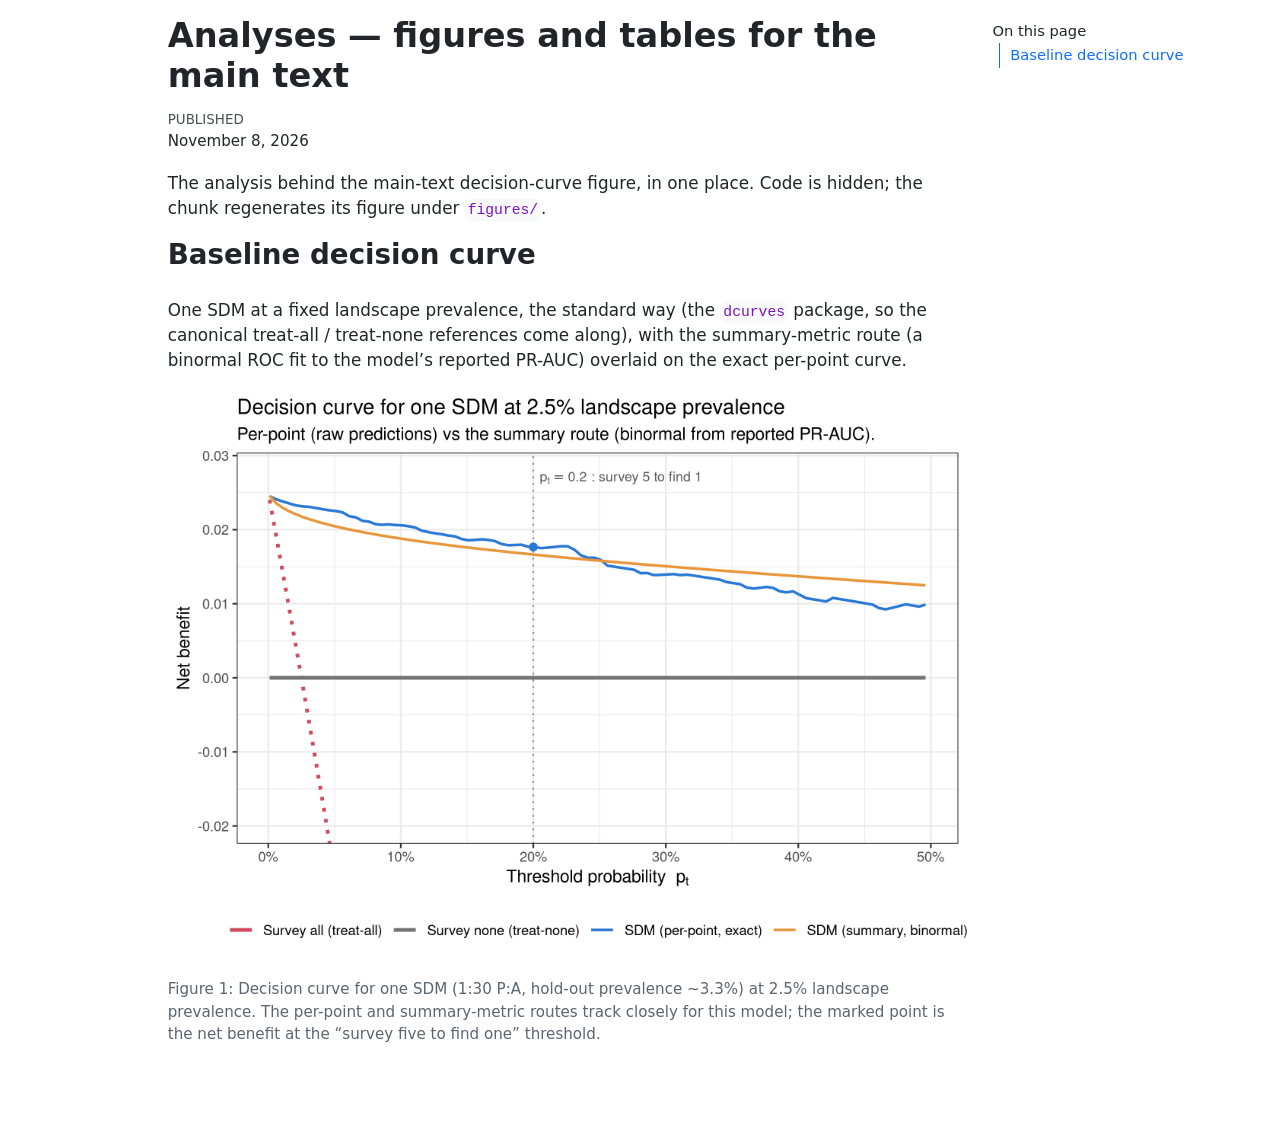
<file: docs/manuscript/analyses.html>
<!DOCTYPE html>
<html xmlns="http://www.w3.org/1999/xhtml" lang="en" xml:lang="en"><head>

<meta charset="utf-8">
<meta name="generator" content="quarto-1.6.36">

<meta name="viewport" content="width=device-width, initial-scale=1.0, user-scalable=yes">

<meta name="dcterms.date" content="2026-11-08">

<title>Analyses — figures and tables for the main text</title>
<style>
code{white-space: pre-wrap;}
span.smallcaps{font-variant: small-caps;}
div.columns{display: flex; gap: min(4vw, 1.5em);}
div.column{flex: auto; overflow-x: auto;}
div.hanging-indent{margin-left: 1.5em; text-indent: -1.5em;}
ul.task-list{list-style: none;}
ul.task-list li input[type="checkbox"] {
  width: 0.8em;
  margin: 0 0.8em 0.2em -1em; /* quarto-specific, see https://github.com/quarto-dev/quarto-cli/issues/4556 */ 
  vertical-align: middle;
}
</style>


<script src="analyses_files/libs/clipboard/clipboard.min.js"></script>
<script src="analyses_files/libs/quarto-html/quarto.js"></script>
<script src="analyses_files/libs/quarto-html/popper.min.js"></script>
<script src="analyses_files/libs/quarto-html/tippy.umd.min.js"></script>
<script src="analyses_files/libs/quarto-html/anchor.min.js"></script>
<link href="analyses_files/libs/quarto-html/tippy.css" rel="stylesheet">
<link href="analyses_files/libs/quarto-html/quarto-syntax-highlighting-01c78b5cd655e4cd89133cf59d535862.css" rel="stylesheet" id="quarto-text-highlighting-styles">
<script src="analyses_files/libs/bootstrap/bootstrap.min.js"></script>
<link href="analyses_files/libs/bootstrap/bootstrap-icons.css" rel="stylesheet">
<link href="analyses_files/libs/bootstrap/bootstrap-7378cd731137d12be44de6bbe0799380.min.css" rel="stylesheet" append-hash="true" id="quarto-bootstrap" data-mode="light">


<link rel="stylesheet" href="../styles.css">
</head>

<body>

<div id="quarto-content" class="page-columns page-rows-contents page-layout-article">
<div id="quarto-margin-sidebar" class="sidebar margin-sidebar">
  <nav id="TOC" role="doc-toc" class="toc-active">
    <h2 id="toc-title">On this page</h2>
   
  <ul class="collapse">
  <li><a href="#baseline-decision-curve" id="toc-baseline-decision-curve" class="nav-link active" data-scroll-target="#baseline-decision-curve">Baseline decision curve</a></li>
  </ul>
</nav>
</div>
<main class="content" id="quarto-document-content">

<header id="title-block-header" class="quarto-title-block default">
<div class="quarto-title">
<h1 class="title">Analyses — figures and tables for the main text</h1>
</div>



<div class="quarto-title-meta">

    
    <div>
    <div class="quarto-title-meta-heading">Published</div>
    <div class="quarto-title-meta-contents">
      <p class="date">November 8, 2026</p>
    </div>
  </div>
  
    
  </div>
  


</header>


<p>The analysis behind the main-text decision-curve figure, in one place. Code is hidden; the chunk regenerates its figure under <code>figures/</code>.</p>
<section id="baseline-decision-curve" class="level2">
<h2 class="anchored" data-anchor-id="baseline-decision-curve">Baseline decision curve</h2>
<p>One SDM at a fixed landscape prevalence, the standard way (the <code>dcurves</code> package, so the canonical treat-all / treat-none references come along), with the summary-metric route (a binormal ROC fit to the model’s reported PR-AUC) overlaid on the exact per-point curve.</p>
<div class="cell" data-layout-align="center">
<div class="cell-output-display">
<div id="fig-baseline-dca" class="quarto-float quarto-figure quarto-figure-center anchored" data-fig-align="center">
<figure class="quarto-float quarto-float-fig figure">
<div aria-describedby="fig-baseline-dca-caption-0ceaefa1-69ba-4598-a22c-09a6ac19f8ca">
<img src="analyses_files/figure-html/fig-baseline-dca-1.png" class="img-fluid quarto-figure quarto-figure-center figure-img" width="1050">
</div>
<figcaption class="quarto-float-caption-bottom quarto-float-caption quarto-float-fig" id="fig-baseline-dca-caption-0ceaefa1-69ba-4598-a22c-09a6ac19f8ca">
Figure&nbsp;1: Decision curve for one SDM (1:30 P:A, hold-out prevalence ~3.3%) at 2.5% landscape prevalence. The per-point and summary-metric routes track closely for this model; the marked point is the net benefit at the “survey five to find one” threshold.
</figcaption>
</figure>
</div>
</div>
</div>
</section>

</main>
<!-- /main column -->
<script id="quarto-html-after-body" type="application/javascript">
window.document.addEventListener("DOMContentLoaded", function (event) {
  const toggleBodyColorMode = (bsSheetEl) => {
    const mode = bsSheetEl.getAttribute("data-mode");
    const bodyEl = window.document.querySelector("body");
    if (mode === "dark") {
      bodyEl.classList.add("quarto-dark");
      bodyEl.classList.remove("quarto-light");
    } else {
      bodyEl.classList.add("quarto-light");
      bodyEl.classList.remove("quarto-dark");
    }
  }
  const toggleBodyColorPrimary = () => {
    const bsSheetEl = window.document.querySelector("link#quarto-bootstrap");
    if (bsSheetEl) {
      toggleBodyColorMode(bsSheetEl);
    }
  }
  toggleBodyColorPrimary();  
  const icon = "";
  const anchorJS = new window.AnchorJS();
  anchorJS.options = {
    placement: 'right',
    icon: icon
  };
  anchorJS.add('.anchored');
  const isCodeAnnotation = (el) => {
    for (const clz of el.classList) {
      if (clz.startsWith('code-annotation-')) {                     
        return true;
      }
    }
    return false;
  }
  const onCopySuccess = function(e) {
    // button target
    const button = e.trigger;
    // don't keep focus
    button.blur();
    // flash "checked"
    button.classList.add('code-copy-button-checked');
    var currentTitle = button.getAttribute("title");
    button.setAttribute("title", "Copied!");
    let tooltip;
    if (window.bootstrap) {
      button.setAttribute("data-bs-toggle", "tooltip");
      button.setAttribute("data-bs-placement", "left");
      button.setAttribute("data-bs-title", "Copied!");
      tooltip = new bootstrap.Tooltip(button, 
        { trigger: "manual", 
          customClass: "code-copy-button-tooltip",
          offset: [0, -8]});
      tooltip.show();    
    }
    setTimeout(function() {
      if (tooltip) {
        tooltip.hide();
        button.removeAttribute("data-bs-title");
        button.removeAttribute("data-bs-toggle");
        button.removeAttribute("data-bs-placement");
      }
      button.setAttribute("title", currentTitle);
      button.classList.remove('code-copy-button-checked');
    }, 1000);
    // clear code selection
    e.clearSelection();
  }
  const getTextToCopy = function(trigger) {
      const codeEl = trigger.previousElementSibling.cloneNode(true);
      for (const childEl of codeEl.children) {
        if (isCodeAnnotation(childEl)) {
          childEl.remove();
        }
      }
      return codeEl.innerText;
  }
  const clipboard = new window.ClipboardJS('.code-copy-button:not([data-in-quarto-modal])', {
    text: getTextToCopy
  });
  clipboard.on('success', onCopySuccess);
  if (window.document.getElementById('quarto-embedded-source-code-modal')) {
    const clipboardModal = new window.ClipboardJS('.code-copy-button[data-in-quarto-modal]', {
      text: getTextToCopy,
      container: window.document.getElementById('quarto-embedded-source-code-modal')
    });
    clipboardModal.on('success', onCopySuccess);
  }
    var localhostRegex = new RegExp(/^(?:http|https):\/\/localhost\:?[0-9]*\//);
    var mailtoRegex = new RegExp(/^mailto:/);
      var filterRegex = new RegExp('/' + window.location.host + '/');
    var isInternal = (href) => {
        return filterRegex.test(href) || localhostRegex.test(href) || mailtoRegex.test(href);
    }
    // Inspect non-navigation links and adorn them if external
 	var links = window.document.querySelectorAll('a[href]:not(.nav-link):not(.navbar-brand):not(.toc-action):not(.sidebar-link):not(.sidebar-item-toggle):not(.pagination-link):not(.no-external):not([aria-hidden]):not(.dropdown-item):not(.quarto-navigation-tool):not(.about-link)');
    for (var i=0; i<links.length; i++) {
      const link = links[i];
      if (!isInternal(link.href)) {
        // undo the damage that might have been done by quarto-nav.js in the case of
        // links that we want to consider external
        if (link.dataset.originalHref !== undefined) {
          link.href = link.dataset.originalHref;
        }
      }
    }
  function tippyHover(el, contentFn, onTriggerFn, onUntriggerFn) {
    const config = {
      allowHTML: true,
      maxWidth: 500,
      delay: 100,
      arrow: false,
      appendTo: function(el) {
          return el.parentElement;
      },
      interactive: true,
      interactiveBorder: 10,
      theme: 'quarto',
      placement: 'bottom-start',
    };
    if (contentFn) {
      config.content = contentFn;
    }
    if (onTriggerFn) {
      config.onTrigger = onTriggerFn;
    }
    if (onUntriggerFn) {
      config.onUntrigger = onUntriggerFn;
    }
    window.tippy(el, config); 
  }
  const noterefs = window.document.querySelectorAll('a[role="doc-noteref"]');
  for (var i=0; i<noterefs.length; i++) {
    const ref = noterefs[i];
    tippyHover(ref, function() {
      // use id or data attribute instead here
      let href = ref.getAttribute('data-footnote-href') || ref.getAttribute('href');
      try { href = new URL(href).hash; } catch {}
      const id = href.replace(/^#\/?/, "");
      const note = window.document.getElementById(id);
      if (note) {
        return note.innerHTML;
      } else {
        return "";
      }
    });
  }
  const xrefs = window.document.querySelectorAll('a.quarto-xref');
  const processXRef = (id, note) => {
    // Strip column container classes
    const stripColumnClz = (el) => {
      el.classList.remove("page-full", "page-columns");
      if (el.children) {
        for (const child of el.children) {
          stripColumnClz(child);
        }
      }
    }
    stripColumnClz(note)
    if (id === null || id.startsWith('sec-')) {
      // Special case sections, only their first couple elements
      const container = document.createElement("div");
      if (note.children && note.children.length > 2) {
        container.appendChild(note.children[0].cloneNode(true));
        for (let i = 1; i < note.children.length; i++) {
          const child = note.children[i];
          if (child.tagName === "P" && child.innerText === "") {
            continue;
          } else {
            container.appendChild(child.cloneNode(true));
            break;
          }
        }
        if (window.Quarto?.typesetMath) {
          window.Quarto.typesetMath(container);
        }
        return container.innerHTML
      } else {
        if (window.Quarto?.typesetMath) {
          window.Quarto.typesetMath(note);
        }
        return note.innerHTML;
      }
    } else {
      // Remove any anchor links if they are present
      const anchorLink = note.querySelector('a.anchorjs-link');
      if (anchorLink) {
        anchorLink.remove();
      }
      if (window.Quarto?.typesetMath) {
        window.Quarto.typesetMath(note);
      }
      if (note.classList.contains("callout")) {
        return note.outerHTML;
      } else {
        return note.innerHTML;
      }
    }
  }
  for (var i=0; i<xrefs.length; i++) {
    const xref = xrefs[i];
    tippyHover(xref, undefined, function(instance) {
      instance.disable();
      let url = xref.getAttribute('href');
      let hash = undefined; 
      if (url.startsWith('#')) {
        hash = url;
      } else {
        try { hash = new URL(url).hash; } catch {}
      }
      if (hash) {
        const id = hash.replace(/^#\/?/, "");
        const note = window.document.getElementById(id);
        if (note !== null) {
          try {
            const html = processXRef(id, note.cloneNode(true));
            instance.setContent(html);
          } finally {
            instance.enable();
            instance.show();
          }
        } else {
          // See if we can fetch this
          fetch(url.split('#')[0])
          .then(res => res.text())
          .then(html => {
            const parser = new DOMParser();
            const htmlDoc = parser.parseFromString(html, "text/html");
            const note = htmlDoc.getElementById(id);
            if (note !== null) {
              const html = processXRef(id, note);
              instance.setContent(html);
            } 
          }).finally(() => {
            instance.enable();
            instance.show();
          });
        }
      } else {
        // See if we can fetch a full url (with no hash to target)
        // This is a special case and we should probably do some content thinning / targeting
        fetch(url)
        .then(res => res.text())
        .then(html => {
          const parser = new DOMParser();
          const htmlDoc = parser.parseFromString(html, "text/html");
          const note = htmlDoc.querySelector('main.content');
          if (note !== null) {
            // This should only happen for chapter cross references
            // (since there is no id in the URL)
            // remove the first header
            if (note.children.length > 0 && note.children[0].tagName === "HEADER") {
              note.children[0].remove();
            }
            const html = processXRef(null, note);
            instance.setContent(html);
          } 
        }).finally(() => {
          instance.enable();
          instance.show();
        });
      }
    }, function(instance) {
    });
  }
      let selectedAnnoteEl;
      const selectorForAnnotation = ( cell, annotation) => {
        let cellAttr = 'data-code-cell="' + cell + '"';
        let lineAttr = 'data-code-annotation="' +  annotation + '"';
        const selector = 'span[' + cellAttr + '][' + lineAttr + ']';
        return selector;
      }
      const selectCodeLines = (annoteEl) => {
        const doc = window.document;
        const targetCell = annoteEl.getAttribute("data-target-cell");
        const targetAnnotation = annoteEl.getAttribute("data-target-annotation");
        const annoteSpan = window.document.querySelector(selectorForAnnotation(targetCell, targetAnnotation));
        const lines = annoteSpan.getAttribute("data-code-lines").split(",");
        const lineIds = lines.map((line) => {
          return targetCell + "-" + line;
        })
        let top = null;
        let height = null;
        let parent = null;
        if (lineIds.length > 0) {
            //compute the position of the single el (top and bottom and make a div)
            const el = window.document.getElementById(lineIds[0]);
            top = el.offsetTop;
            height = el.offsetHeight;
            parent = el.parentElement.parentElement;
          if (lineIds.length > 1) {
            const lastEl = window.document.getElementById(lineIds[lineIds.length - 1]);
            const bottom = lastEl.offsetTop + lastEl.offsetHeight;
            height = bottom - top;
          }
          if (top !== null && height !== null && parent !== null) {
            // cook up a div (if necessary) and position it 
            let div = window.document.getElementById("code-annotation-line-highlight");
            if (div === null) {
              div = window.document.createElement("div");
              div.setAttribute("id", "code-annotation-line-highlight");
              div.style.position = 'absolute';
              parent.appendChild(div);
            }
            div.style.top = top - 2 + "px";
            div.style.height = height + 4 + "px";
            div.style.left = 0;
            let gutterDiv = window.document.getElementById("code-annotation-line-highlight-gutter");
            if (gutterDiv === null) {
              gutterDiv = window.document.createElement("div");
              gutterDiv.setAttribute("id", "code-annotation-line-highlight-gutter");
              gutterDiv.style.position = 'absolute';
              const codeCell = window.document.getElementById(targetCell);
              const gutter = codeCell.querySelector('.code-annotation-gutter');
              gutter.appendChild(gutterDiv);
            }
            gutterDiv.style.top = top - 2 + "px";
            gutterDiv.style.height = height + 4 + "px";
          }
          selectedAnnoteEl = annoteEl;
        }
      };
      const unselectCodeLines = () => {
        const elementsIds = ["code-annotation-line-highlight", "code-annotation-line-highlight-gutter"];
        elementsIds.forEach((elId) => {
          const div = window.document.getElementById(elId);
          if (div) {
            div.remove();
          }
        });
        selectedAnnoteEl = undefined;
      };
        // Handle positioning of the toggle
    window.addEventListener(
      "resize",
      throttle(() => {
        elRect = undefined;
        if (selectedAnnoteEl) {
          selectCodeLines(selectedAnnoteEl);
        }
      }, 10)
    );
    function throttle(fn, ms) {
    let throttle = false;
    let timer;
      return (...args) => {
        if(!throttle) { // first call gets through
            fn.apply(this, args);
            throttle = true;
        } else { // all the others get throttled
            if(timer) clearTimeout(timer); // cancel #2
            timer = setTimeout(() => {
              fn.apply(this, args);
              timer = throttle = false;
            }, ms);
        }
      };
    }
      // Attach click handler to the DT
      const annoteDls = window.document.querySelectorAll('dt[data-target-cell]');
      for (const annoteDlNode of annoteDls) {
        annoteDlNode.addEventListener('click', (event) => {
          const clickedEl = event.target;
          if (clickedEl !== selectedAnnoteEl) {
            unselectCodeLines();
            const activeEl = window.document.querySelector('dt[data-target-cell].code-annotation-active');
            if (activeEl) {
              activeEl.classList.remove('code-annotation-active');
            }
            selectCodeLines(clickedEl);
            clickedEl.classList.add('code-annotation-active');
          } else {
            // Unselect the line
            unselectCodeLines();
            clickedEl.classList.remove('code-annotation-active');
          }
        });
      }
  const findCites = (el) => {
    const parentEl = el.parentElement;
    if (parentEl) {
      const cites = parentEl.dataset.cites;
      if (cites) {
        return {
          el,
          cites: cites.split(' ')
        };
      } else {
        return findCites(el.parentElement)
      }
    } else {
      return undefined;
    }
  };
  var bibliorefs = window.document.querySelectorAll('a[role="doc-biblioref"]');
  for (var i=0; i<bibliorefs.length; i++) {
    const ref = bibliorefs[i];
    const citeInfo = findCites(ref);
    if (citeInfo) {
      tippyHover(citeInfo.el, function() {
        var popup = window.document.createElement('div');
        citeInfo.cites.forEach(function(cite) {
          var citeDiv = window.document.createElement('div');
          citeDiv.classList.add('hanging-indent');
          citeDiv.classList.add('csl-entry');
          var biblioDiv = window.document.getElementById('ref-' + cite);
          if (biblioDiv) {
            citeDiv.innerHTML = biblioDiv.innerHTML;
          }
          popup.appendChild(citeDiv);
        });
        return popup.innerHTML;
      });
    }
  }
});
</script>
</div> <!-- /content -->




</body></html>
</file>
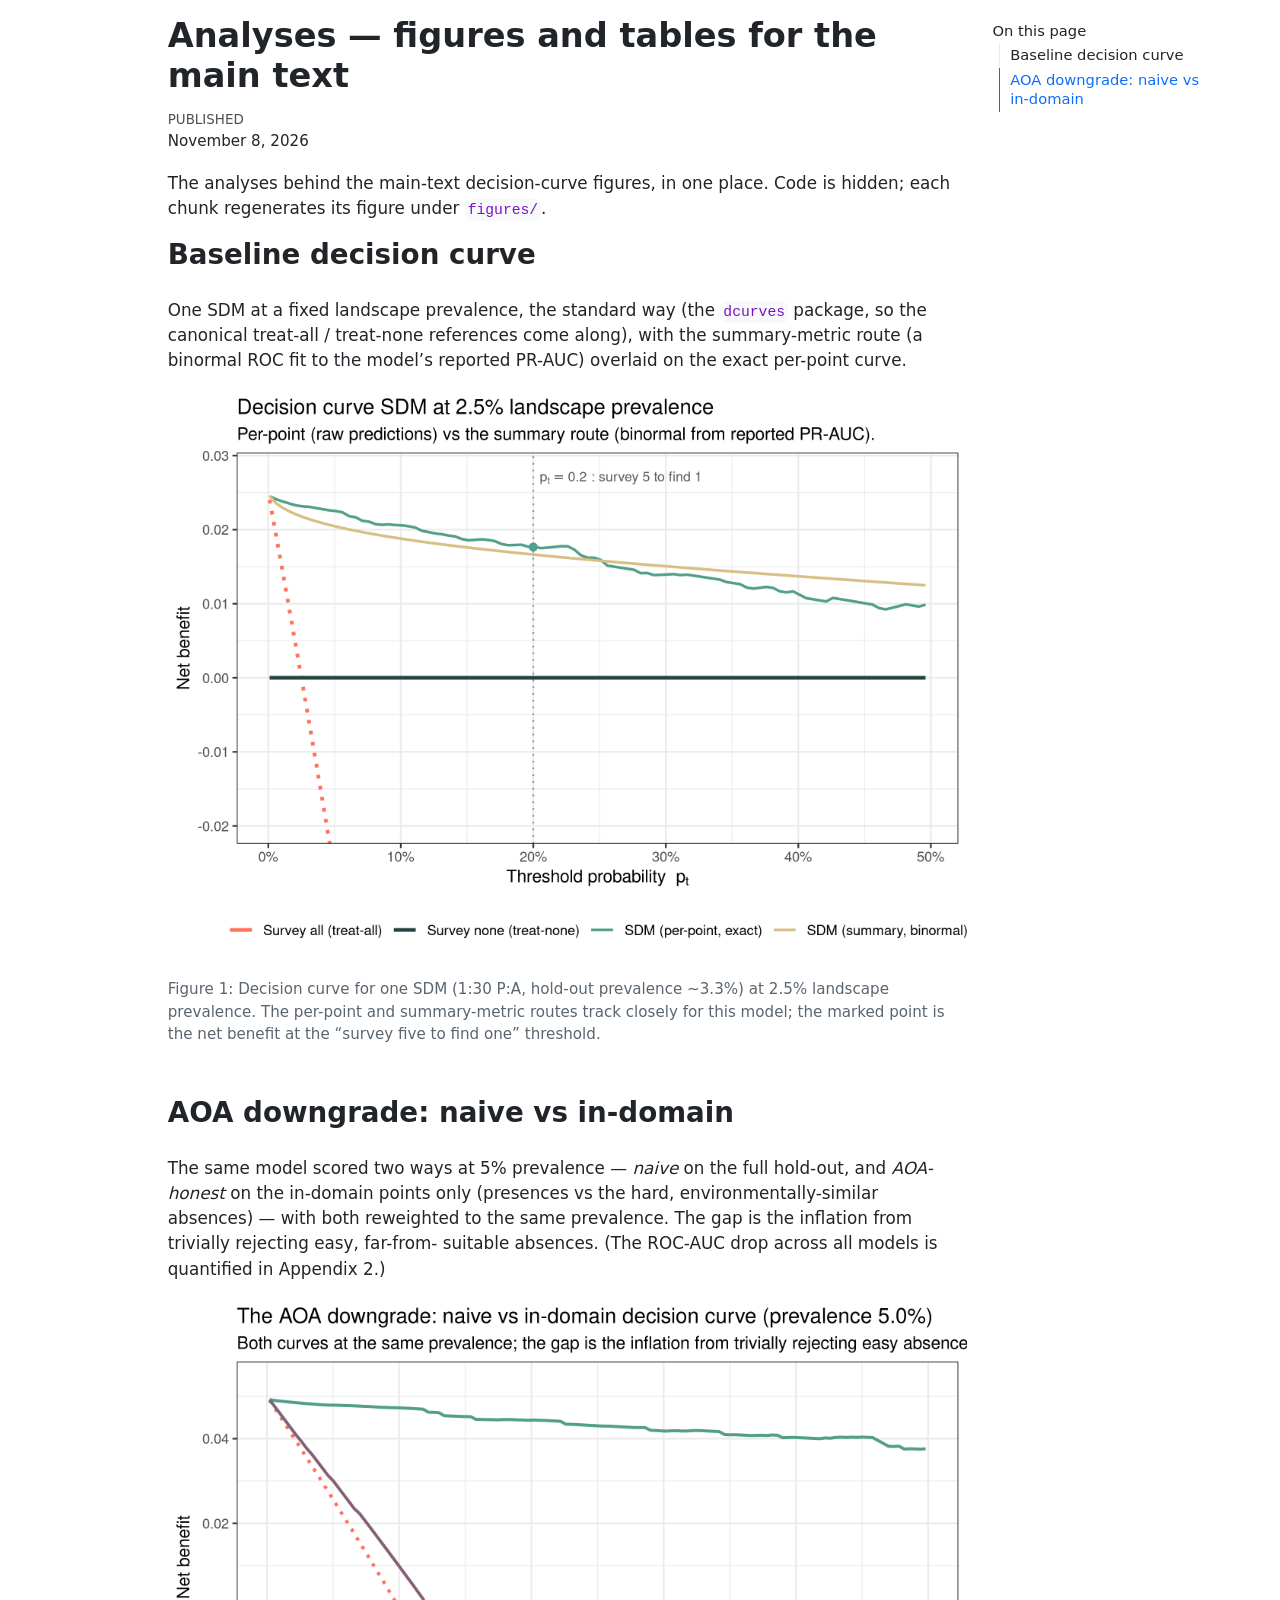
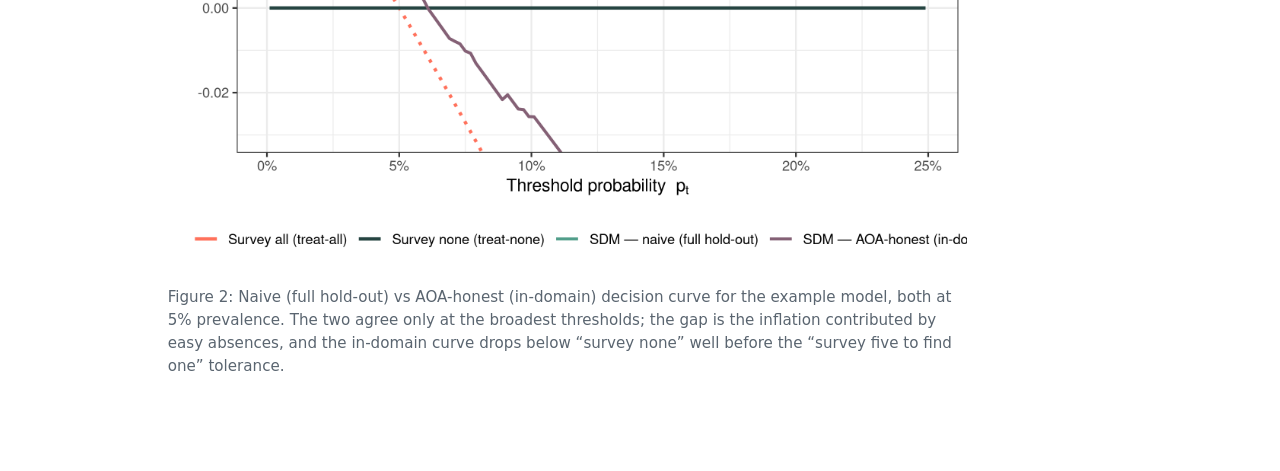
<file: docs/manuscript/Analyses.html>
<!DOCTYPE html>
<html xmlns="http://www.w3.org/1999/xhtml" lang="en" xml:lang="en"><head>

<meta charset="utf-8">
<meta name="generator" content="quarto-1.6.36">

<meta name="viewport" content="width=device-width, initial-scale=1.0, user-scalable=yes">

<meta name="dcterms.date" content="2026-11-08">

<title>Analyses — figures and tables for the main text</title>
<style>
code{white-space: pre-wrap;}
span.smallcaps{font-variant: small-caps;}
div.columns{display: flex; gap: min(4vw, 1.5em);}
div.column{flex: auto; overflow-x: auto;}
div.hanging-indent{margin-left: 1.5em; text-indent: -1.5em;}
ul.task-list{list-style: none;}
ul.task-list li input[type="checkbox"] {
  width: 0.8em;
  margin: 0 0.8em 0.2em -1em; /* quarto-specific, see https://github.com/quarto-dev/quarto-cli/issues/4556 */ 
  vertical-align: middle;
}
</style>


<script src="Analyses_files/libs/clipboard/clipboard.min.js"></script>
<script src="Analyses_files/libs/quarto-html/quarto.js"></script>
<script src="Analyses_files/libs/quarto-html/popper.min.js"></script>
<script src="Analyses_files/libs/quarto-html/tippy.umd.min.js"></script>
<script src="Analyses_files/libs/quarto-html/anchor.min.js"></script>
<link href="Analyses_files/libs/quarto-html/tippy.css" rel="stylesheet">
<link href="Analyses_files/libs/quarto-html/quarto-syntax-highlighting-01c78b5cd655e4cd89133cf59d535862.css" rel="stylesheet" id="quarto-text-highlighting-styles">
<script src="Analyses_files/libs/bootstrap/bootstrap.min.js"></script>
<link href="Analyses_files/libs/bootstrap/bootstrap-icons.css" rel="stylesheet">
<link href="Analyses_files/libs/bootstrap/bootstrap-7378cd731137d12be44de6bbe0799380.min.css" rel="stylesheet" append-hash="true" id="quarto-bootstrap" data-mode="light">


<link rel="stylesheet" href="../styles.css">
</head>

<body>

<div id="quarto-content" class="page-columns page-rows-contents page-layout-article">
<div id="quarto-margin-sidebar" class="sidebar margin-sidebar">
  <nav id="TOC" role="doc-toc" class="toc-active">
    <h2 id="toc-title">On this page</h2>
   
  <ul class="collapse">
  <li><a href="#baseline-decision-curve" id="toc-baseline-decision-curve" class="nav-link active" data-scroll-target="#baseline-decision-curve">Baseline decision curve</a></li>
  <li><a href="#aoa-downgrade-naive-vs-in-domain" id="toc-aoa-downgrade-naive-vs-in-domain" class="nav-link" data-scroll-target="#aoa-downgrade-naive-vs-in-domain">AOA downgrade: naive vs in-domain</a></li>
  </ul>
</nav>
</div>
<main class="content" id="quarto-document-content">

<header id="title-block-header" class="quarto-title-block default">
<div class="quarto-title">
<h1 class="title">Analyses — figures and tables for the main text</h1>
</div>



<div class="quarto-title-meta">

    
    <div>
    <div class="quarto-title-meta-heading">Published</div>
    <div class="quarto-title-meta-contents">
      <p class="date">November 8, 2026</p>
    </div>
  </div>
  
    
  </div>
  


</header>


<p>The analyses behind the main-text decision-curve figures, in one place. Code is hidden; each chunk regenerates its figure under <code>figures/</code>.</p>
<section id="baseline-decision-curve" class="level2">
<h2 class="anchored" data-anchor-id="baseline-decision-curve">Baseline decision curve</h2>
<p>One SDM at a fixed landscape prevalence, the standard way (the <code>dcurves</code> package, so the canonical treat-all / treat-none references come along), with the summary-metric route (a binormal ROC fit to the model’s reported PR-AUC) overlaid on the exact per-point curve.</p>
<div class="cell" data-layout-align="center">
<div class="cell-output-display">
<div id="fig-baseline-dca" class="quarto-float quarto-figure quarto-figure-center anchored" data-fig-align="center">
<figure class="quarto-float quarto-float-fig figure">
<div aria-describedby="fig-baseline-dca-caption-0ceaefa1-69ba-4598-a22c-09a6ac19f8ca">
<img src="Analyses_files/figure-html/fig-baseline-dca-1.png" class="img-fluid quarto-figure quarto-figure-center figure-img" width="1050">
</div>
<figcaption class="quarto-float-caption-bottom quarto-float-caption quarto-float-fig" id="fig-baseline-dca-caption-0ceaefa1-69ba-4598-a22c-09a6ac19f8ca">
Figure&nbsp;1: Decision curve for one SDM (1:30 P:A, hold-out prevalence ~3.3%) at 2.5% landscape prevalence. The per-point and summary-metric routes track closely for this model; the marked point is the net benefit at the “survey five to find one” threshold.
</figcaption>
</figure>
</div>
</div>
</div>
</section>
<section id="aoa-downgrade-naive-vs-in-domain" class="level2">
<h2 class="anchored" data-anchor-id="aoa-downgrade-naive-vs-in-domain">AOA downgrade: naive vs in-domain</h2>
<p>The same model scored two ways at 5% prevalence — <em>naive</em> on the full hold-out, and <em>AOA-honest</em> on the in-domain points only (presences vs the hard, environmentally-similar absences) — with both reweighted to the same prevalence. The gap is the inflation from trivially rejecting easy, far-from- suitable absences. (The ROC-AUC drop across all models is quantified in Appendix 2.)</p>
<!-- Shared AOA-downgrade analysis, owned by Analyses.qmd and {{< include >}}'d into Appendix2.qmd
     so the figure and its ROC-drop statistics live in one place. The including document's setup
     chunk must already define HERE and load the fn_*.R helpers, data.table and ggplot2. It leaves
     behind `p_aoa` (the plot) and `n_models` / `pct_drop` / `med_full` / `med_in` (the stats). -->
<div class="cell" data-layout-align="center">
<div class="cell-output-display">
<div id="fig-aoa-inflation" class="quarto-float quarto-figure quarto-figure-center anchored" data-fig-align="center">
<figure class="quarto-float quarto-float-fig figure">
<div aria-describedby="fig-aoa-inflation-caption-0ceaefa1-69ba-4598-a22c-09a6ac19f8ca">
<img src="Analyses_files/figure-html/fig-aoa-inflation-1.png" class="img-fluid quarto-figure quarto-figure-center figure-img" width="1050">
</div>
<figcaption class="quarto-float-caption-bottom quarto-float-caption quarto-float-fig" id="fig-aoa-inflation-caption-0ceaefa1-69ba-4598-a22c-09a6ac19f8ca">
Figure&nbsp;2: Naive (full hold-out) vs AOA-honest (in-domain) decision curve for the example model, both at 5% prevalence. The two agree only at the broadest thresholds; the gap is the inflation contributed by easy absences, and the in-domain curve drops below “survey none” well before the “survey five to find one” tolerance.
</figcaption>
</figure>
</div>
</div>
</div>
</section>

</main>
<!-- /main column -->
<script id="quarto-html-after-body" type="application/javascript">
window.document.addEventListener("DOMContentLoaded", function (event) {
  const toggleBodyColorMode = (bsSheetEl) => {
    const mode = bsSheetEl.getAttribute("data-mode");
    const bodyEl = window.document.querySelector("body");
    if (mode === "dark") {
      bodyEl.classList.add("quarto-dark");
      bodyEl.classList.remove("quarto-light");
    } else {
      bodyEl.classList.add("quarto-light");
      bodyEl.classList.remove("quarto-dark");
    }
  }
  const toggleBodyColorPrimary = () => {
    const bsSheetEl = window.document.querySelector("link#quarto-bootstrap");
    if (bsSheetEl) {
      toggleBodyColorMode(bsSheetEl);
    }
  }
  toggleBodyColorPrimary();  
  const icon = "";
  const anchorJS = new window.AnchorJS();
  anchorJS.options = {
    placement: 'right',
    icon: icon
  };
  anchorJS.add('.anchored');
  const isCodeAnnotation = (el) => {
    for (const clz of el.classList) {
      if (clz.startsWith('code-annotation-')) {                     
        return true;
      }
    }
    return false;
  }
  const onCopySuccess = function(e) {
    // button target
    const button = e.trigger;
    // don't keep focus
    button.blur();
    // flash "checked"
    button.classList.add('code-copy-button-checked');
    var currentTitle = button.getAttribute("title");
    button.setAttribute("title", "Copied!");
    let tooltip;
    if (window.bootstrap) {
      button.setAttribute("data-bs-toggle", "tooltip");
      button.setAttribute("data-bs-placement", "left");
      button.setAttribute("data-bs-title", "Copied!");
      tooltip = new bootstrap.Tooltip(button, 
        { trigger: "manual", 
          customClass: "code-copy-button-tooltip",
          offset: [0, -8]});
      tooltip.show();    
    }
    setTimeout(function() {
      if (tooltip) {
        tooltip.hide();
        button.removeAttribute("data-bs-title");
        button.removeAttribute("data-bs-toggle");
        button.removeAttribute("data-bs-placement");
      }
      button.setAttribute("title", currentTitle);
      button.classList.remove('code-copy-button-checked');
    }, 1000);
    // clear code selection
    e.clearSelection();
  }
  const getTextToCopy = function(trigger) {
      const codeEl = trigger.previousElementSibling.cloneNode(true);
      for (const childEl of codeEl.children) {
        if (isCodeAnnotation(childEl)) {
          childEl.remove();
        }
      }
      return codeEl.innerText;
  }
  const clipboard = new window.ClipboardJS('.code-copy-button:not([data-in-quarto-modal])', {
    text: getTextToCopy
  });
  clipboard.on('success', onCopySuccess);
  if (window.document.getElementById('quarto-embedded-source-code-modal')) {
    const clipboardModal = new window.ClipboardJS('.code-copy-button[data-in-quarto-modal]', {
      text: getTextToCopy,
      container: window.document.getElementById('quarto-embedded-source-code-modal')
    });
    clipboardModal.on('success', onCopySuccess);
  }
    var localhostRegex = new RegExp(/^(?:http|https):\/\/localhost\:?[0-9]*\//);
    var mailtoRegex = new RegExp(/^mailto:/);
      var filterRegex = new RegExp('/' + window.location.host + '/');
    var isInternal = (href) => {
        return filterRegex.test(href) || localhostRegex.test(href) || mailtoRegex.test(href);
    }
    // Inspect non-navigation links and adorn them if external
 	var links = window.document.querySelectorAll('a[href]:not(.nav-link):not(.navbar-brand):not(.toc-action):not(.sidebar-link):not(.sidebar-item-toggle):not(.pagination-link):not(.no-external):not([aria-hidden]):not(.dropdown-item):not(.quarto-navigation-tool):not(.about-link)');
    for (var i=0; i<links.length; i++) {
      const link = links[i];
      if (!isInternal(link.href)) {
        // undo the damage that might have been done by quarto-nav.js in the case of
        // links that we want to consider external
        if (link.dataset.originalHref !== undefined) {
          link.href = link.dataset.originalHref;
        }
      }
    }
  function tippyHover(el, contentFn, onTriggerFn, onUntriggerFn) {
    const config = {
      allowHTML: true,
      maxWidth: 500,
      delay: 100,
      arrow: false,
      appendTo: function(el) {
          return el.parentElement;
      },
      interactive: true,
      interactiveBorder: 10,
      theme: 'quarto',
      placement: 'bottom-start',
    };
    if (contentFn) {
      config.content = contentFn;
    }
    if (onTriggerFn) {
      config.onTrigger = onTriggerFn;
    }
    if (onUntriggerFn) {
      config.onUntrigger = onUntriggerFn;
    }
    window.tippy(el, config); 
  }
  const noterefs = window.document.querySelectorAll('a[role="doc-noteref"]');
  for (var i=0; i<noterefs.length; i++) {
    const ref = noterefs[i];
    tippyHover(ref, function() {
      // use id or data attribute instead here
      let href = ref.getAttribute('data-footnote-href') || ref.getAttribute('href');
      try { href = new URL(href).hash; } catch {}
      const id = href.replace(/^#\/?/, "");
      const note = window.document.getElementById(id);
      if (note) {
        return note.innerHTML;
      } else {
        return "";
      }
    });
  }
  const xrefs = window.document.querySelectorAll('a.quarto-xref');
  const processXRef = (id, note) => {
    // Strip column container classes
    const stripColumnClz = (el) => {
      el.classList.remove("page-full", "page-columns");
      if (el.children) {
        for (const child of el.children) {
          stripColumnClz(child);
        }
      }
    }
    stripColumnClz(note)
    if (id === null || id.startsWith('sec-')) {
      // Special case sections, only their first couple elements
      const container = document.createElement("div");
      if (note.children && note.children.length > 2) {
        container.appendChild(note.children[0].cloneNode(true));
        for (let i = 1; i < note.children.length; i++) {
          const child = note.children[i];
          if (child.tagName === "P" && child.innerText === "") {
            continue;
          } else {
            container.appendChild(child.cloneNode(true));
            break;
          }
        }
        if (window.Quarto?.typesetMath) {
          window.Quarto.typesetMath(container);
        }
        return container.innerHTML
      } else {
        if (window.Quarto?.typesetMath) {
          window.Quarto.typesetMath(note);
        }
        return note.innerHTML;
      }
    } else {
      // Remove any anchor links if they are present
      const anchorLink = note.querySelector('a.anchorjs-link');
      if (anchorLink) {
        anchorLink.remove();
      }
      if (window.Quarto?.typesetMath) {
        window.Quarto.typesetMath(note);
      }
      if (note.classList.contains("callout")) {
        return note.outerHTML;
      } else {
        return note.innerHTML;
      }
    }
  }
  for (var i=0; i<xrefs.length; i++) {
    const xref = xrefs[i];
    tippyHover(xref, undefined, function(instance) {
      instance.disable();
      let url = xref.getAttribute('href');
      let hash = undefined; 
      if (url.startsWith('#')) {
        hash = url;
      } else {
        try { hash = new URL(url).hash; } catch {}
      }
      if (hash) {
        const id = hash.replace(/^#\/?/, "");
        const note = window.document.getElementById(id);
        if (note !== null) {
          try {
            const html = processXRef(id, note.cloneNode(true));
            instance.setContent(html);
          } finally {
            instance.enable();
            instance.show();
          }
        } else {
          // See if we can fetch this
          fetch(url.split('#')[0])
          .then(res => res.text())
          .then(html => {
            const parser = new DOMParser();
            const htmlDoc = parser.parseFromString(html, "text/html");
            const note = htmlDoc.getElementById(id);
            if (note !== null) {
              const html = processXRef(id, note);
              instance.setContent(html);
            } 
          }).finally(() => {
            instance.enable();
            instance.show();
          });
        }
      } else {
        // See if we can fetch a full url (with no hash to target)
        // This is a special case and we should probably do some content thinning / targeting
        fetch(url)
        .then(res => res.text())
        .then(html => {
          const parser = new DOMParser();
          const htmlDoc = parser.parseFromString(html, "text/html");
          const note = htmlDoc.querySelector('main.content');
          if (note !== null) {
            // This should only happen for chapter cross references
            // (since there is no id in the URL)
            // remove the first header
            if (note.children.length > 0 && note.children[0].tagName === "HEADER") {
              note.children[0].remove();
            }
            const html = processXRef(null, note);
            instance.setContent(html);
          } 
        }).finally(() => {
          instance.enable();
          instance.show();
        });
      }
    }, function(instance) {
    });
  }
      let selectedAnnoteEl;
      const selectorForAnnotation = ( cell, annotation) => {
        let cellAttr = 'data-code-cell="' + cell + '"';
        let lineAttr = 'data-code-annotation="' +  annotation + '"';
        const selector = 'span[' + cellAttr + '][' + lineAttr + ']';
        return selector;
      }
      const selectCodeLines = (annoteEl) => {
        const doc = window.document;
        const targetCell = annoteEl.getAttribute("data-target-cell");
        const targetAnnotation = annoteEl.getAttribute("data-target-annotation");
        const annoteSpan = window.document.querySelector(selectorForAnnotation(targetCell, targetAnnotation));
        const lines = annoteSpan.getAttribute("data-code-lines").split(",");
        const lineIds = lines.map((line) => {
          return targetCell + "-" + line;
        })
        let top = null;
        let height = null;
        let parent = null;
        if (lineIds.length > 0) {
            //compute the position of the single el (top and bottom and make a div)
            const el = window.document.getElementById(lineIds[0]);
            top = el.offsetTop;
            height = el.offsetHeight;
            parent = el.parentElement.parentElement;
          if (lineIds.length > 1) {
            const lastEl = window.document.getElementById(lineIds[lineIds.length - 1]);
            const bottom = lastEl.offsetTop + lastEl.offsetHeight;
            height = bottom - top;
          }
          if (top !== null && height !== null && parent !== null) {
            // cook up a div (if necessary) and position it 
            let div = window.document.getElementById("code-annotation-line-highlight");
            if (div === null) {
              div = window.document.createElement("div");
              div.setAttribute("id", "code-annotation-line-highlight");
              div.style.position = 'absolute';
              parent.appendChild(div);
            }
            div.style.top = top - 2 + "px";
            div.style.height = height + 4 + "px";
            div.style.left = 0;
            let gutterDiv = window.document.getElementById("code-annotation-line-highlight-gutter");
            if (gutterDiv === null) {
              gutterDiv = window.document.createElement("div");
              gutterDiv.setAttribute("id", "code-annotation-line-highlight-gutter");
              gutterDiv.style.position = 'absolute';
              const codeCell = window.document.getElementById(targetCell);
              const gutter = codeCell.querySelector('.code-annotation-gutter');
              gutter.appendChild(gutterDiv);
            }
            gutterDiv.style.top = top - 2 + "px";
            gutterDiv.style.height = height + 4 + "px";
          }
          selectedAnnoteEl = annoteEl;
        }
      };
      const unselectCodeLines = () => {
        const elementsIds = ["code-annotation-line-highlight", "code-annotation-line-highlight-gutter"];
        elementsIds.forEach((elId) => {
          const div = window.document.getElementById(elId);
          if (div) {
            div.remove();
          }
        });
        selectedAnnoteEl = undefined;
      };
        // Handle positioning of the toggle
    window.addEventListener(
      "resize",
      throttle(() => {
        elRect = undefined;
        if (selectedAnnoteEl) {
          selectCodeLines(selectedAnnoteEl);
        }
      }, 10)
    );
    function throttle(fn, ms) {
    let throttle = false;
    let timer;
      return (...args) => {
        if(!throttle) { // first call gets through
            fn.apply(this, args);
            throttle = true;
        } else { // all the others get throttled
            if(timer) clearTimeout(timer); // cancel #2
            timer = setTimeout(() => {
              fn.apply(this, args);
              timer = throttle = false;
            }, ms);
        }
      };
    }
      // Attach click handler to the DT
      const annoteDls = window.document.querySelectorAll('dt[data-target-cell]');
      for (const annoteDlNode of annoteDls) {
        annoteDlNode.addEventListener('click', (event) => {
          const clickedEl = event.target;
          if (clickedEl !== selectedAnnoteEl) {
            unselectCodeLines();
            const activeEl = window.document.querySelector('dt[data-target-cell].code-annotation-active');
            if (activeEl) {
              activeEl.classList.remove('code-annotation-active');
            }
            selectCodeLines(clickedEl);
            clickedEl.classList.add('code-annotation-active');
          } else {
            // Unselect the line
            unselectCodeLines();
            clickedEl.classList.remove('code-annotation-active');
          }
        });
      }
  const findCites = (el) => {
    const parentEl = el.parentElement;
    if (parentEl) {
      const cites = parentEl.dataset.cites;
      if (cites) {
        return {
          el,
          cites: cites.split(' ')
        };
      } else {
        return findCites(el.parentElement)
      }
    } else {
      return undefined;
    }
  };
  var bibliorefs = window.document.querySelectorAll('a[role="doc-biblioref"]');
  for (var i=0; i<bibliorefs.length; i++) {
    const ref = bibliorefs[i];
    const citeInfo = findCites(ref);
    if (citeInfo) {
      tippyHover(citeInfo.el, function() {
        var popup = window.document.createElement('div');
        citeInfo.cites.forEach(function(cite) {
          var citeDiv = window.document.createElement('div');
          citeDiv.classList.add('hanging-indent');
          citeDiv.classList.add('csl-entry');
          var biblioDiv = window.document.getElementById('ref-' + cite);
          if (biblioDiv) {
            citeDiv.innerHTML = biblioDiv.innerHTML;
          }
          popup.appendChild(citeDiv);
        });
        return popup.innerHTML;
      });
    }
  }
});
</script>
</div> <!-- /content -->




</body></html>
</file>
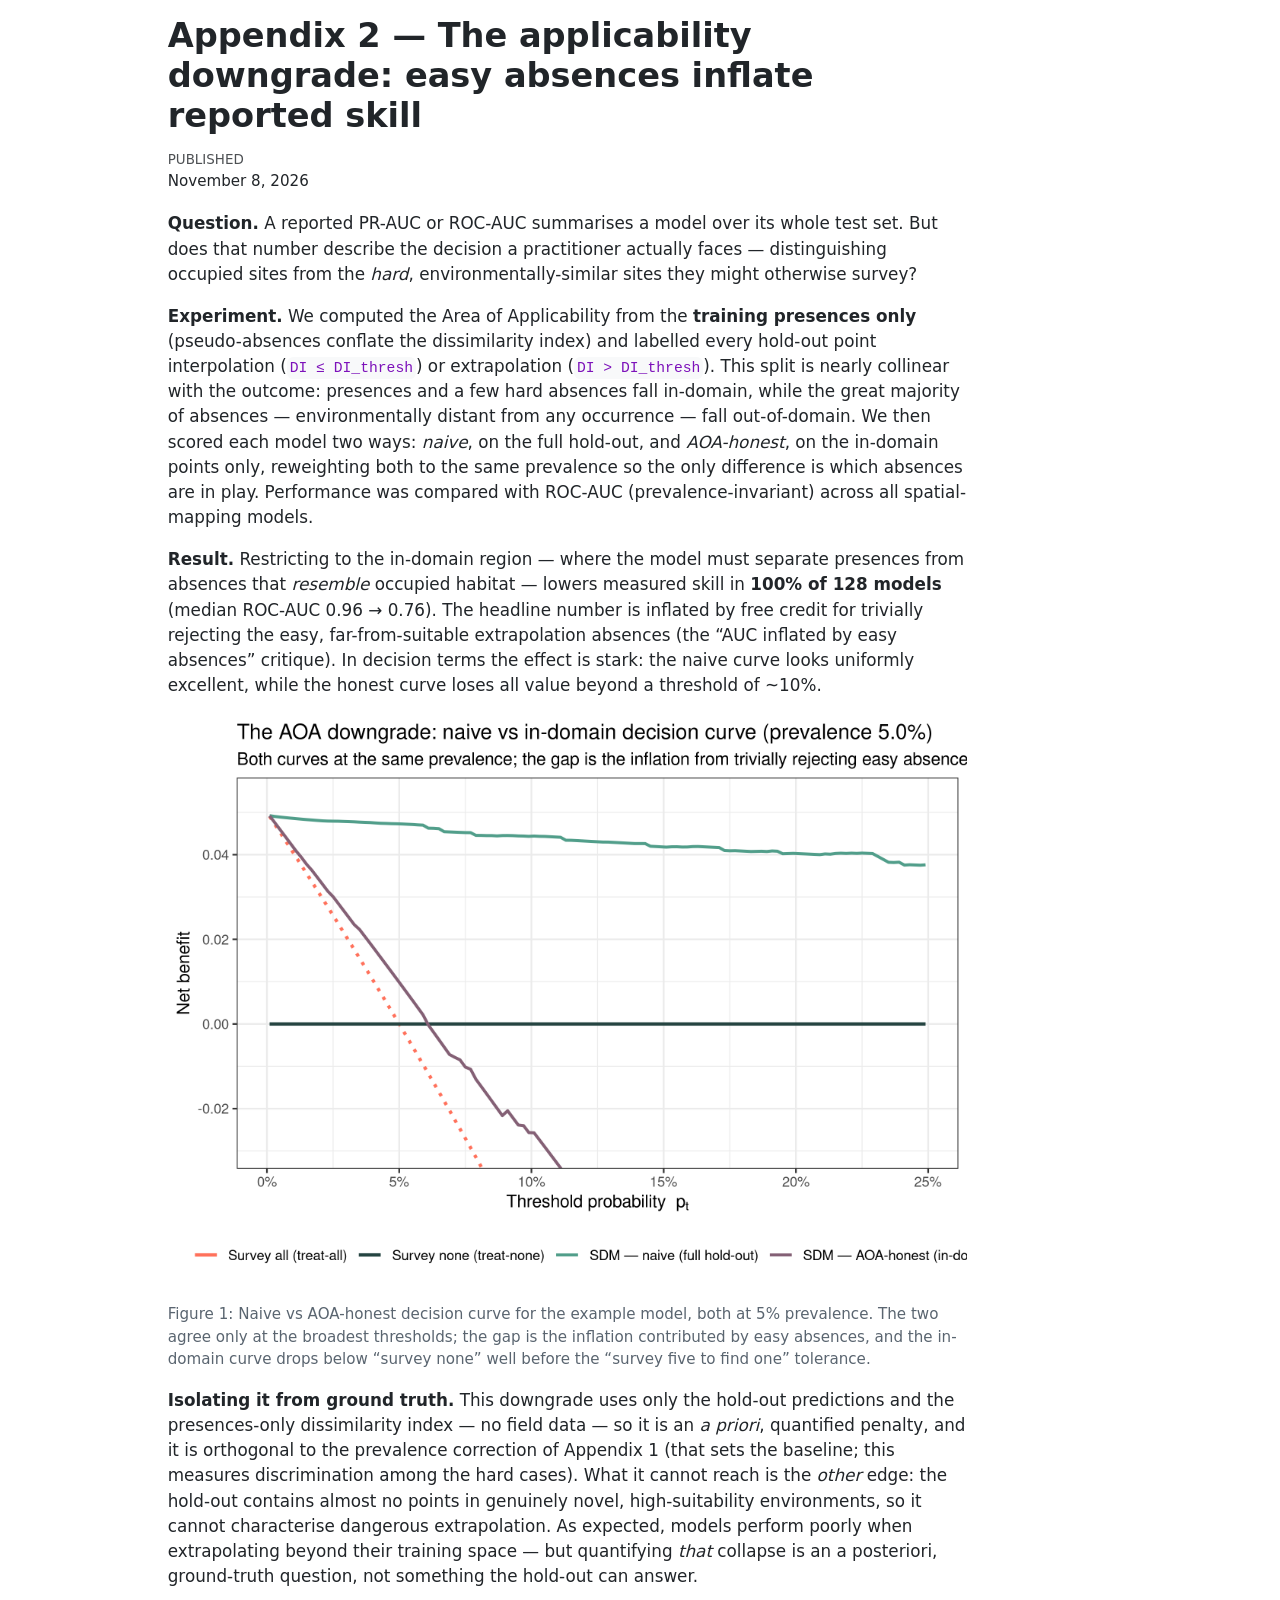
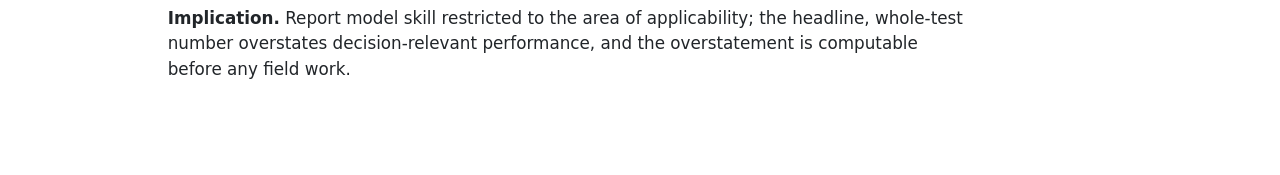
<file: docs/manuscript/Appendix2.html>
<!DOCTYPE html>
<html xmlns="http://www.w3.org/1999/xhtml" lang="en" xml:lang="en"><head>

<meta charset="utf-8">
<meta name="generator" content="quarto-1.6.36">

<meta name="viewport" content="width=device-width, initial-scale=1.0, user-scalable=yes">

<meta name="dcterms.date" content="2026-11-08">

<title>Appendix 2 — The applicability downgrade: easy absences inflate reported skill</title>
<style>
code{white-space: pre-wrap;}
span.smallcaps{font-variant: small-caps;}
div.columns{display: flex; gap: min(4vw, 1.5em);}
div.column{flex: auto; overflow-x: auto;}
div.hanging-indent{margin-left: 1.5em; text-indent: -1.5em;}
ul.task-list{list-style: none;}
ul.task-list li input[type="checkbox"] {
  width: 0.8em;
  margin: 0 0.8em 0.2em -1em; /* quarto-specific, see https://github.com/quarto-dev/quarto-cli/issues/4556 */ 
  vertical-align: middle;
}
</style>


<script src="Appendix2_files/libs/clipboard/clipboard.min.js"></script>
<script src="Appendix2_files/libs/quarto-html/quarto.js"></script>
<script src="Appendix2_files/libs/quarto-html/popper.min.js"></script>
<script src="Appendix2_files/libs/quarto-html/tippy.umd.min.js"></script>
<script src="Appendix2_files/libs/quarto-html/anchor.min.js"></script>
<link href="Appendix2_files/libs/quarto-html/tippy.css" rel="stylesheet">
<link href="Appendix2_files/libs/quarto-html/quarto-syntax-highlighting-01c78b5cd655e4cd89133cf59d535862.css" rel="stylesheet" id="quarto-text-highlighting-styles">
<script src="Appendix2_files/libs/bootstrap/bootstrap.min.js"></script>
<link href="Appendix2_files/libs/bootstrap/bootstrap-icons.css" rel="stylesheet">
<link href="Appendix2_files/libs/bootstrap/bootstrap-7378cd731137d12be44de6bbe0799380.min.css" rel="stylesheet" append-hash="true" id="quarto-bootstrap" data-mode="light">


<link rel="stylesheet" href="../styles.css">
</head>

<body>

<div id="quarto-content" class="page-columns page-rows-contents page-layout-article">
<div id="quarto-margin-sidebar" class="sidebar margin-sidebar zindex-bottom">
  
</div>
<main class="content" id="quarto-document-content">

<header id="title-block-header" class="quarto-title-block default">
<div class="quarto-title">
<h1 class="title">Appendix 2 — The applicability downgrade: easy absences inflate reported skill</h1>
</div>



<div class="quarto-title-meta">

    
    <div>
    <div class="quarto-title-meta-heading">Published</div>
    <div class="quarto-title-meta-contents">
      <p class="date">November 8, 2026</p>
    </div>
  </div>
  
    
  </div>
  


</header>


<p><strong>Question.</strong> A reported PR-AUC or ROC-AUC summarises a model over its whole test set. But does that number describe the decision a practitioner actually faces — distinguishing occupied sites from the <em>hard</em>, environmentally-similar sites they might otherwise survey?</p>
<p><strong>Experiment.</strong> We computed the Area of Applicability from the <strong>training presences only</strong> (pseudo-absences conflate the dissimilarity index) and labelled every hold-out point interpolation (<code>DI ≤ DI_thresh</code>) or extrapolation (<code>DI &gt; DI_thresh</code>). This split is nearly collinear with the outcome: presences and a few hard absences fall in-domain, while the great majority of absences — environmentally distant from any occurrence — fall out-of-domain. We then scored each model two ways: <em>naive</em>, on the full hold-out, and <em>AOA-honest</em>, on the in-domain points only, reweighting both to the same prevalence so the only difference is which absences are in play. Performance was compared with ROC-AUC (prevalence-invariant) across all spatial-mapping models.</p>
<!-- Shared AOA-downgrade analysis, owned by Analyses.qmd and {{< include >}}'d into Appendix2.qmd
     so the figure and its ROC-drop statistics live in one place. The including document's setup
     chunk must already define HERE and load the fn_*.R helpers, data.table and ggplot2. It leaves
     behind `p_aoa` (the plot) and `n_models` / `pct_drop` / `med_full` / `med_in` (the stats). -->
<p><strong>Result.</strong> Restricting to the in-domain region — where the model must separate presences from absences that <em>resemble</em> occupied habitat — lowers measured skill in <strong>100% of 128 models</strong> (median ROC-AUC 0.96 → 0.76). The headline number is inflated by free credit for trivially rejecting the easy, far-from-suitable extrapolation absences (the “AUC inflated by easy absences” critique). In decision terms the effect is stark: the naive curve looks uniformly excellent, while the honest curve loses all value beyond a threshold of ~10%.</p>
<div class="cell" data-layout-align="center">
<div class="cell-output-display">
<div id="fig-aoa-inflation" class="quarto-float quarto-figure quarto-figure-center anchored" data-fig-align="center">
<figure class="quarto-float quarto-float-fig figure">
<div aria-describedby="fig-aoa-inflation-caption-0ceaefa1-69ba-4598-a22c-09a6ac19f8ca">
<img src="Appendix2_files/figure-html/fig-aoa-inflation-1.png" class="img-fluid quarto-figure quarto-figure-center figure-img" width="1050">
</div>
<figcaption class="quarto-float-caption-bottom quarto-float-caption quarto-float-fig" id="fig-aoa-inflation-caption-0ceaefa1-69ba-4598-a22c-09a6ac19f8ca">
Figure&nbsp;1: Naive vs AOA-honest decision curve for the example model, both at 5% prevalence. The two agree only at the broadest thresholds; the gap is the inflation contributed by easy absences, and the in-domain curve drops below “survey none” well before the “survey five to find one” tolerance.
</figcaption>
</figure>
</div>
</div>
</div>
<p><strong>Isolating it from ground truth.</strong> This downgrade uses only the hold-out predictions and the presences-only dissimilarity index — no field data — so it is an <em>a priori</em>, quantified penalty, and it is orthogonal to the prevalence correction of Appendix 1 (that sets the baseline; this measures discrimination among the hard cases). What it cannot reach is the <em>other</em> edge: the hold-out contains almost no points in genuinely novel, high-suitability environments, so it cannot characterise dangerous extrapolation. As expected, models perform poorly when extrapolating beyond their training space — but quantifying <em>that</em> collapse is an a posteriori, ground-truth question, not something the hold-out can answer.</p>
<p><strong>Implication.</strong> Report model skill restricted to the area of applicability; the headline, whole-test number overstates decision-relevant performance, and the overstatement is computable before any field work.</p>

</main>
<!-- /main column -->
<script id="quarto-html-after-body" type="application/javascript">
window.document.addEventListener("DOMContentLoaded", function (event) {
  const toggleBodyColorMode = (bsSheetEl) => {
    const mode = bsSheetEl.getAttribute("data-mode");
    const bodyEl = window.document.querySelector("body");
    if (mode === "dark") {
      bodyEl.classList.add("quarto-dark");
      bodyEl.classList.remove("quarto-light");
    } else {
      bodyEl.classList.add("quarto-light");
      bodyEl.classList.remove("quarto-dark");
    }
  }
  const toggleBodyColorPrimary = () => {
    const bsSheetEl = window.document.querySelector("link#quarto-bootstrap");
    if (bsSheetEl) {
      toggleBodyColorMode(bsSheetEl);
    }
  }
  toggleBodyColorPrimary();  
  const icon = "";
  const anchorJS = new window.AnchorJS();
  anchorJS.options = {
    placement: 'right',
    icon: icon
  };
  anchorJS.add('.anchored');
  const isCodeAnnotation = (el) => {
    for (const clz of el.classList) {
      if (clz.startsWith('code-annotation-')) {                     
        return true;
      }
    }
    return false;
  }
  const onCopySuccess = function(e) {
    // button target
    const button = e.trigger;
    // don't keep focus
    button.blur();
    // flash "checked"
    button.classList.add('code-copy-button-checked');
    var currentTitle = button.getAttribute("title");
    button.setAttribute("title", "Copied!");
    let tooltip;
    if (window.bootstrap) {
      button.setAttribute("data-bs-toggle", "tooltip");
      button.setAttribute("data-bs-placement", "left");
      button.setAttribute("data-bs-title", "Copied!");
      tooltip = new bootstrap.Tooltip(button, 
        { trigger: "manual", 
          customClass: "code-copy-button-tooltip",
          offset: [0, -8]});
      tooltip.show();    
    }
    setTimeout(function() {
      if (tooltip) {
        tooltip.hide();
        button.removeAttribute("data-bs-title");
        button.removeAttribute("data-bs-toggle");
        button.removeAttribute("data-bs-placement");
      }
      button.setAttribute("title", currentTitle);
      button.classList.remove('code-copy-button-checked');
    }, 1000);
    // clear code selection
    e.clearSelection();
  }
  const getTextToCopy = function(trigger) {
      const codeEl = trigger.previousElementSibling.cloneNode(true);
      for (const childEl of codeEl.children) {
        if (isCodeAnnotation(childEl)) {
          childEl.remove();
        }
      }
      return codeEl.innerText;
  }
  const clipboard = new window.ClipboardJS('.code-copy-button:not([data-in-quarto-modal])', {
    text: getTextToCopy
  });
  clipboard.on('success', onCopySuccess);
  if (window.document.getElementById('quarto-embedded-source-code-modal')) {
    const clipboardModal = new window.ClipboardJS('.code-copy-button[data-in-quarto-modal]', {
      text: getTextToCopy,
      container: window.document.getElementById('quarto-embedded-source-code-modal')
    });
    clipboardModal.on('success', onCopySuccess);
  }
    var localhostRegex = new RegExp(/^(?:http|https):\/\/localhost\:?[0-9]*\//);
    var mailtoRegex = new RegExp(/^mailto:/);
      var filterRegex = new RegExp('/' + window.location.host + '/');
    var isInternal = (href) => {
        return filterRegex.test(href) || localhostRegex.test(href) || mailtoRegex.test(href);
    }
    // Inspect non-navigation links and adorn them if external
 	var links = window.document.querySelectorAll('a[href]:not(.nav-link):not(.navbar-brand):not(.toc-action):not(.sidebar-link):not(.sidebar-item-toggle):not(.pagination-link):not(.no-external):not([aria-hidden]):not(.dropdown-item):not(.quarto-navigation-tool):not(.about-link)');
    for (var i=0; i<links.length; i++) {
      const link = links[i];
      if (!isInternal(link.href)) {
        // undo the damage that might have been done by quarto-nav.js in the case of
        // links that we want to consider external
        if (link.dataset.originalHref !== undefined) {
          link.href = link.dataset.originalHref;
        }
      }
    }
  function tippyHover(el, contentFn, onTriggerFn, onUntriggerFn) {
    const config = {
      allowHTML: true,
      maxWidth: 500,
      delay: 100,
      arrow: false,
      appendTo: function(el) {
          return el.parentElement;
      },
      interactive: true,
      interactiveBorder: 10,
      theme: 'quarto',
      placement: 'bottom-start',
    };
    if (contentFn) {
      config.content = contentFn;
    }
    if (onTriggerFn) {
      config.onTrigger = onTriggerFn;
    }
    if (onUntriggerFn) {
      config.onUntrigger = onUntriggerFn;
    }
    window.tippy(el, config); 
  }
  const noterefs = window.document.querySelectorAll('a[role="doc-noteref"]');
  for (var i=0; i<noterefs.length; i++) {
    const ref = noterefs[i];
    tippyHover(ref, function() {
      // use id or data attribute instead here
      let href = ref.getAttribute('data-footnote-href') || ref.getAttribute('href');
      try { href = new URL(href).hash; } catch {}
      const id = href.replace(/^#\/?/, "");
      const note = window.document.getElementById(id);
      if (note) {
        return note.innerHTML;
      } else {
        return "";
      }
    });
  }
  const xrefs = window.document.querySelectorAll('a.quarto-xref');
  const processXRef = (id, note) => {
    // Strip column container classes
    const stripColumnClz = (el) => {
      el.classList.remove("page-full", "page-columns");
      if (el.children) {
        for (const child of el.children) {
          stripColumnClz(child);
        }
      }
    }
    stripColumnClz(note)
    if (id === null || id.startsWith('sec-')) {
      // Special case sections, only their first couple elements
      const container = document.createElement("div");
      if (note.children && note.children.length > 2) {
        container.appendChild(note.children[0].cloneNode(true));
        for (let i = 1; i < note.children.length; i++) {
          const child = note.children[i];
          if (child.tagName === "P" && child.innerText === "") {
            continue;
          } else {
            container.appendChild(child.cloneNode(true));
            break;
          }
        }
        if (window.Quarto?.typesetMath) {
          window.Quarto.typesetMath(container);
        }
        return container.innerHTML
      } else {
        if (window.Quarto?.typesetMath) {
          window.Quarto.typesetMath(note);
        }
        return note.innerHTML;
      }
    } else {
      // Remove any anchor links if they are present
      const anchorLink = note.querySelector('a.anchorjs-link');
      if (anchorLink) {
        anchorLink.remove();
      }
      if (window.Quarto?.typesetMath) {
        window.Quarto.typesetMath(note);
      }
      if (note.classList.contains("callout")) {
        return note.outerHTML;
      } else {
        return note.innerHTML;
      }
    }
  }
  for (var i=0; i<xrefs.length; i++) {
    const xref = xrefs[i];
    tippyHover(xref, undefined, function(instance) {
      instance.disable();
      let url = xref.getAttribute('href');
      let hash = undefined; 
      if (url.startsWith('#')) {
        hash = url;
      } else {
        try { hash = new URL(url).hash; } catch {}
      }
      if (hash) {
        const id = hash.replace(/^#\/?/, "");
        const note = window.document.getElementById(id);
        if (note !== null) {
          try {
            const html = processXRef(id, note.cloneNode(true));
            instance.setContent(html);
          } finally {
            instance.enable();
            instance.show();
          }
        } else {
          // See if we can fetch this
          fetch(url.split('#')[0])
          .then(res => res.text())
          .then(html => {
            const parser = new DOMParser();
            const htmlDoc = parser.parseFromString(html, "text/html");
            const note = htmlDoc.getElementById(id);
            if (note !== null) {
              const html = processXRef(id, note);
              instance.setContent(html);
            } 
          }).finally(() => {
            instance.enable();
            instance.show();
          });
        }
      } else {
        // See if we can fetch a full url (with no hash to target)
        // This is a special case and we should probably do some content thinning / targeting
        fetch(url)
        .then(res => res.text())
        .then(html => {
          const parser = new DOMParser();
          const htmlDoc = parser.parseFromString(html, "text/html");
          const note = htmlDoc.querySelector('main.content');
          if (note !== null) {
            // This should only happen for chapter cross references
            // (since there is no id in the URL)
            // remove the first header
            if (note.children.length > 0 && note.children[0].tagName === "HEADER") {
              note.children[0].remove();
            }
            const html = processXRef(null, note);
            instance.setContent(html);
          } 
        }).finally(() => {
          instance.enable();
          instance.show();
        });
      }
    }, function(instance) {
    });
  }
      let selectedAnnoteEl;
      const selectorForAnnotation = ( cell, annotation) => {
        let cellAttr = 'data-code-cell="' + cell + '"';
        let lineAttr = 'data-code-annotation="' +  annotation + '"';
        const selector = 'span[' + cellAttr + '][' + lineAttr + ']';
        return selector;
      }
      const selectCodeLines = (annoteEl) => {
        const doc = window.document;
        const targetCell = annoteEl.getAttribute("data-target-cell");
        const targetAnnotation = annoteEl.getAttribute("data-target-annotation");
        const annoteSpan = window.document.querySelector(selectorForAnnotation(targetCell, targetAnnotation));
        const lines = annoteSpan.getAttribute("data-code-lines").split(",");
        const lineIds = lines.map((line) => {
          return targetCell + "-" + line;
        })
        let top = null;
        let height = null;
        let parent = null;
        if (lineIds.length > 0) {
            //compute the position of the single el (top and bottom and make a div)
            const el = window.document.getElementById(lineIds[0]);
            top = el.offsetTop;
            height = el.offsetHeight;
            parent = el.parentElement.parentElement;
          if (lineIds.length > 1) {
            const lastEl = window.document.getElementById(lineIds[lineIds.length - 1]);
            const bottom = lastEl.offsetTop + lastEl.offsetHeight;
            height = bottom - top;
          }
          if (top !== null && height !== null && parent !== null) {
            // cook up a div (if necessary) and position it 
            let div = window.document.getElementById("code-annotation-line-highlight");
            if (div === null) {
              div = window.document.createElement("div");
              div.setAttribute("id", "code-annotation-line-highlight");
              div.style.position = 'absolute';
              parent.appendChild(div);
            }
            div.style.top = top - 2 + "px";
            div.style.height = height + 4 + "px";
            div.style.left = 0;
            let gutterDiv = window.document.getElementById("code-annotation-line-highlight-gutter");
            if (gutterDiv === null) {
              gutterDiv = window.document.createElement("div");
              gutterDiv.setAttribute("id", "code-annotation-line-highlight-gutter");
              gutterDiv.style.position = 'absolute';
              const codeCell = window.document.getElementById(targetCell);
              const gutter = codeCell.querySelector('.code-annotation-gutter');
              gutter.appendChild(gutterDiv);
            }
            gutterDiv.style.top = top - 2 + "px";
            gutterDiv.style.height = height + 4 + "px";
          }
          selectedAnnoteEl = annoteEl;
        }
      };
      const unselectCodeLines = () => {
        const elementsIds = ["code-annotation-line-highlight", "code-annotation-line-highlight-gutter"];
        elementsIds.forEach((elId) => {
          const div = window.document.getElementById(elId);
          if (div) {
            div.remove();
          }
        });
        selectedAnnoteEl = undefined;
      };
        // Handle positioning of the toggle
    window.addEventListener(
      "resize",
      throttle(() => {
        elRect = undefined;
        if (selectedAnnoteEl) {
          selectCodeLines(selectedAnnoteEl);
        }
      }, 10)
    );
    function throttle(fn, ms) {
    let throttle = false;
    let timer;
      return (...args) => {
        if(!throttle) { // first call gets through
            fn.apply(this, args);
            throttle = true;
        } else { // all the others get throttled
            if(timer) clearTimeout(timer); // cancel #2
            timer = setTimeout(() => {
              fn.apply(this, args);
              timer = throttle = false;
            }, ms);
        }
      };
    }
      // Attach click handler to the DT
      const annoteDls = window.document.querySelectorAll('dt[data-target-cell]');
      for (const annoteDlNode of annoteDls) {
        annoteDlNode.addEventListener('click', (event) => {
          const clickedEl = event.target;
          if (clickedEl !== selectedAnnoteEl) {
            unselectCodeLines();
            const activeEl = window.document.querySelector('dt[data-target-cell].code-annotation-active');
            if (activeEl) {
              activeEl.classList.remove('code-annotation-active');
            }
            selectCodeLines(clickedEl);
            clickedEl.classList.add('code-annotation-active');
          } else {
            // Unselect the line
            unselectCodeLines();
            clickedEl.classList.remove('code-annotation-active');
          }
        });
      }
  const findCites = (el) => {
    const parentEl = el.parentElement;
    if (parentEl) {
      const cites = parentEl.dataset.cites;
      if (cites) {
        return {
          el,
          cites: cites.split(' ')
        };
      } else {
        return findCites(el.parentElement)
      }
    } else {
      return undefined;
    }
  };
  var bibliorefs = window.document.querySelectorAll('a[role="doc-biblioref"]');
  for (var i=0; i<bibliorefs.length; i++) {
    const ref = bibliorefs[i];
    const citeInfo = findCites(ref);
    if (citeInfo) {
      tippyHover(citeInfo.el, function() {
        var popup = window.document.createElement('div');
        citeInfo.cites.forEach(function(cite) {
          var citeDiv = window.document.createElement('div');
          citeDiv.classList.add('hanging-indent');
          citeDiv.classList.add('csl-entry');
          var biblioDiv = window.document.getElementById('ref-' + cite);
          if (biblioDiv) {
            citeDiv.innerHTML = biblioDiv.innerHTML;
          }
          popup.appendChild(citeDiv);
        });
        return popup.innerHTML;
      });
    }
  }
});
</script>
</div> <!-- /content -->




</body></html>
</file>
<file: docs/manuscript/analyses_files/libs/quarto-html/tippy.css>
.tippy-box[data-animation=fade][data-state=hidden]{opacity:0}[data-tippy-root]{max-width:calc(100vw - 10px)}.tippy-box{position:relative;background-color:#333;color:#fff;border-radius:4px;font-size:14px;line-height:1.4;white-space:normal;outline:0;transition-property:transform,visibility,opacity}.tippy-box[data-placement^=top]>.tippy-arrow{bottom:0}.tippy-box[data-placement^=top]>.tippy-arrow:before{bottom:-7px;left:0;border-width:8px 8px 0;border-top-color:initial;transform-origin:center top}.tippy-box[data-placement^=bottom]>.tippy-arrow{top:0}.tippy-box[data-placement^=bottom]>.tippy-arrow:before{top:-7px;left:0;border-width:0 8px 8px;border-bottom-color:initial;transform-origin:center bottom}.tippy-box[data-placement^=left]>.tippy-arrow{right:0}.tippy-box[data-placement^=left]>.tippy-arrow:before{border-width:8px 0 8px 8px;border-left-color:initial;right:-7px;transform-origin:center left}.tippy-box[data-placement^=right]>.tippy-arrow{left:0}.tippy-box[data-placement^=right]>.tippy-arrow:before{left:-7px;border-width:8px 8px 8px 0;border-right-color:initial;transform-origin:center right}.tippy-box[data-inertia][data-state=visible]{transition-timing-function:cubic-bezier(.54,1.5,.38,1.11)}.tippy-arrow{width:16px;height:16px;color:#333}.tippy-arrow:before{content:"";position:absolute;border-color:transparent;border-style:solid}.tippy-content{position:relative;padding:5px 9px;z-index:1}
</file>
<file: docs/manuscript/analyses_files/libs/quarto-html/quarto-syntax-highlighting-01c78b5cd655e4cd89133cf59d535862.css>
/* quarto syntax highlight colors */
:root {
  --quarto-hl-ot-color: #003B4F;
  --quarto-hl-at-color: #657422;
  --quarto-hl-ss-color: #20794D;
  --quarto-hl-an-color: #5E5E5E;
  --quarto-hl-fu-color: #4758AB;
  --quarto-hl-st-color: #20794D;
  --quarto-hl-cf-color: #003B4F;
  --quarto-hl-op-color: #5E5E5E;
  --quarto-hl-er-color: #AD0000;
  --quarto-hl-bn-color: #AD0000;
  --quarto-hl-al-color: #AD0000;
  --quarto-hl-va-color: #111111;
  --quarto-hl-bu-color: inherit;
  --quarto-hl-ex-color: inherit;
  --quarto-hl-pp-color: #AD0000;
  --quarto-hl-in-color: #5E5E5E;
  --quarto-hl-vs-color: #20794D;
  --quarto-hl-wa-color: #5E5E5E;
  --quarto-hl-do-color: #5E5E5E;
  --quarto-hl-im-color: #00769E;
  --quarto-hl-ch-color: #20794D;
  --quarto-hl-dt-color: #AD0000;
  --quarto-hl-fl-color: #AD0000;
  --quarto-hl-co-color: #5E5E5E;
  --quarto-hl-cv-color: #5E5E5E;
  --quarto-hl-cn-color: #8f5902;
  --quarto-hl-sc-color: #5E5E5E;
  --quarto-hl-dv-color: #AD0000;
  --quarto-hl-kw-color: #003B4F;
}

/* other quarto variables */
:root {
  --quarto-font-monospace: SFMono-Regular, Menlo, Monaco, Consolas, "Liberation Mono", "Courier New", monospace;
}

pre > code.sourceCode > span {
  color: #003B4F;
}

code span {
  color: #003B4F;
}

code.sourceCode > span {
  color: #003B4F;
}

div.sourceCode,
div.sourceCode pre.sourceCode {
  color: #003B4F;
}

code span.ot {
  color: #003B4F;
  font-style: inherit;
}

code span.at {
  color: #657422;
  font-style: inherit;
}

code span.ss {
  color: #20794D;
  font-style: inherit;
}

code span.an {
  color: #5E5E5E;
  font-style: inherit;
}

code span.fu {
  color: #4758AB;
  font-style: inherit;
}

code span.st {
  color: #20794D;
  font-style: inherit;
}

code span.cf {
  color: #003B4F;
  font-weight: bold;
  font-style: inherit;
}

code span.op {
  color: #5E5E5E;
  font-style: inherit;
}

code span.er {
  color: #AD0000;
  font-style: inherit;
}

code span.bn {
  color: #AD0000;
  font-style: inherit;
}

code span.al {
  color: #AD0000;
  font-style: inherit;
}

code span.va {
  color: #111111;
  font-style: inherit;
}

code span.bu {
  font-style: inherit;
}

code span.ex {
  font-style: inherit;
}

code span.pp {
  color: #AD0000;
  font-style: inherit;
}

code span.in {
  color: #5E5E5E;
  font-style: inherit;
}

code span.vs {
  color: #20794D;
  font-style: inherit;
}

code span.wa {
  color: #5E5E5E;
  font-style: italic;
}

code span.do {
  color: #5E5E5E;
  font-style: italic;
}

code span.im {
  color: #00769E;
  font-style: inherit;
}

code span.ch {
  color: #20794D;
  font-style: inherit;
}

code span.dt {
  color: #AD0000;
  font-style: inherit;
}

code span.fl {
  color: #AD0000;
  font-style: inherit;
}

code span.co {
  color: #5E5E5E;
  font-style: inherit;
}

code span.cv {
  color: #5E5E5E;
  font-style: italic;
}

code span.cn {
  color: #8f5902;
  font-style: inherit;
}

code span.sc {
  color: #5E5E5E;
  font-style: inherit;
}

code span.dv {
  color: #AD0000;
  font-style: inherit;
}

code span.kw {
  color: #003B4F;
  font-weight: bold;
  font-style: inherit;
}

.prevent-inlining {
  content: "</";
}

/*# sourceMappingURL=b864b4b3bfc832830bc29b9fb759e26b.css.map */
</file>
<file: docs/styles.css>
/* --- DCA tutorial styling (tuned for the dark "moon" theme) ------- */

:root {
  --surface-1:   rgba(255, 255, 255, 0.035);
  --text-primary: #e9ecef;
  --text-secondary: #adb5bd;
  --muted: #868e96;
  --series-model: #3987e5;   /* blue   - use the model     (dark step) */
  --series-all:   #d95926;   /* orange - survey every site (dark step) */
  --series-none:  #868e96;   /* gray   - survey nothing              */
  --pos: #37b24d;
  --neg: #ff6b6b;
  --panel-bg: rgba(255, 255, 255, 0.045);
  --panel-border: rgba(255, 255, 255, 0.13);
}

/* The interactive block sits in a soft panel so it reads as "the tool". */
.widget {
  background: var(--panel-bg);
  border: 1px solid var(--panel-border);
  border-radius: 12px;
  padding: 1.1rem 1.25rem 1.4rem;
  margin: 1.5rem 0;
}

/* Observable Inputs labels inherit theme text; nudge spacing */
.widget form { margin: 0.1rem 0; }

/* Readout tiles */
.readouts {
  display: flex;
  flex-wrap: wrap;
  gap: 0.75rem;
  margin-top: 1rem;
}
.tile {
  flex: 1 1 160px;
  background: var(--surface-1);
  border: 1px solid var(--panel-border);
  border-radius: 10px;
  padding: 0.7rem 0.85rem;
}
.tile .label {
  font-size: 0.78rem;
  color: var(--text-secondary);
  line-height: 1.25;
}
.tile .value {
  font-size: 1.6rem;
  font-weight: 600;
  font-variant-numeric: tabular-nums;
  margin-top: 0.15rem;
  color: var(--text-primary);
}
.tile .value.pos { color: var(--pos); }
.tile .value.neg { color: var(--neg); }
.tile .sub {
  font-size: 0.74rem;
  color: var(--muted);
  margin-top: 0.1rem;
}

.verdict {
  margin-top: 1rem;
  padding: 0.8rem 1rem;
  border-radius: 10px;
  border-left: 4px solid var(--muted);
  background: var(--surface-1);
  font-size: 0.95rem;
  line-height: 1.5;
}
.verdict.win  { border-left-color: var(--pos); }
.verdict.tie  { border-left-color: var(--series-all); }
.verdict.lose { border-left-color: var(--neg); }

/* Inline color chips used in prose */
.chip {
  display: inline-block;
  width: 0.72em; height: 0.72em;
  border-radius: 2px;
  margin-right: 0.15em;
}
.chip-model { background: var(--series-model); }
.chip-all   { background: var(--series-all); }
.chip-none  { background: var(--series-none); }

.formula {
  background: var(--surface-1);
  border: 1px solid var(--panel-border);
  border-radius: 8px;
  padding: 0.6rem 0.9rem;
  margin: 1rem 0;
}

/* Plot figures: transparent so the panel shows through; light text */
.widget figure, .widget svg { background: transparent !important; }
</file>
<file: docs/manuscript/Analyses_files/libs/quarto-html/tippy.css>
.tippy-box[data-animation=fade][data-state=hidden]{opacity:0}[data-tippy-root]{max-width:calc(100vw - 10px)}.tippy-box{position:relative;background-color:#333;color:#fff;border-radius:4px;font-size:14px;line-height:1.4;white-space:normal;outline:0;transition-property:transform,visibility,opacity}.tippy-box[data-placement^=top]>.tippy-arrow{bottom:0}.tippy-box[data-placement^=top]>.tippy-arrow:before{bottom:-7px;left:0;border-width:8px 8px 0;border-top-color:initial;transform-origin:center top}.tippy-box[data-placement^=bottom]>.tippy-arrow{top:0}.tippy-box[data-placement^=bottom]>.tippy-arrow:before{top:-7px;left:0;border-width:0 8px 8px;border-bottom-color:initial;transform-origin:center bottom}.tippy-box[data-placement^=left]>.tippy-arrow{right:0}.tippy-box[data-placement^=left]>.tippy-arrow:before{border-width:8px 0 8px 8px;border-left-color:initial;right:-7px;transform-origin:center left}.tippy-box[data-placement^=right]>.tippy-arrow{left:0}.tippy-box[data-placement^=right]>.tippy-arrow:before{left:-7px;border-width:8px 8px 8px 0;border-right-color:initial;transform-origin:center right}.tippy-box[data-inertia][data-state=visible]{transition-timing-function:cubic-bezier(.54,1.5,.38,1.11)}.tippy-arrow{width:16px;height:16px;color:#333}.tippy-arrow:before{content:"";position:absolute;border-color:transparent;border-style:solid}.tippy-content{position:relative;padding:5px 9px;z-index:1}
</file>
<file: docs/manuscript/Analyses_files/libs/quarto-html/quarto-syntax-highlighting-01c78b5cd655e4cd89133cf59d535862.css>
/* quarto syntax highlight colors */
:root {
  --quarto-hl-ot-color: #003B4F;
  --quarto-hl-at-color: #657422;
  --quarto-hl-ss-color: #20794D;
  --quarto-hl-an-color: #5E5E5E;
  --quarto-hl-fu-color: #4758AB;
  --quarto-hl-st-color: #20794D;
  --quarto-hl-cf-color: #003B4F;
  --quarto-hl-op-color: #5E5E5E;
  --quarto-hl-er-color: #AD0000;
  --quarto-hl-bn-color: #AD0000;
  --quarto-hl-al-color: #AD0000;
  --quarto-hl-va-color: #111111;
  --quarto-hl-bu-color: inherit;
  --quarto-hl-ex-color: inherit;
  --quarto-hl-pp-color: #AD0000;
  --quarto-hl-in-color: #5E5E5E;
  --quarto-hl-vs-color: #20794D;
  --quarto-hl-wa-color: #5E5E5E;
  --quarto-hl-do-color: #5E5E5E;
  --quarto-hl-im-color: #00769E;
  --quarto-hl-ch-color: #20794D;
  --quarto-hl-dt-color: #AD0000;
  --quarto-hl-fl-color: #AD0000;
  --quarto-hl-co-color: #5E5E5E;
  --quarto-hl-cv-color: #5E5E5E;
  --quarto-hl-cn-color: #8f5902;
  --quarto-hl-sc-color: #5E5E5E;
  --quarto-hl-dv-color: #AD0000;
  --quarto-hl-kw-color: #003B4F;
}

/* other quarto variables */
:root {
  --quarto-font-monospace: SFMono-Regular, Menlo, Monaco, Consolas, "Liberation Mono", "Courier New", monospace;
}

pre > code.sourceCode > span {
  color: #003B4F;
}

code span {
  color: #003B4F;
}

code.sourceCode > span {
  color: #003B4F;
}

div.sourceCode,
div.sourceCode pre.sourceCode {
  color: #003B4F;
}

code span.ot {
  color: #003B4F;
  font-style: inherit;
}

code span.at {
  color: #657422;
  font-style: inherit;
}

code span.ss {
  color: #20794D;
  font-style: inherit;
}

code span.an {
  color: #5E5E5E;
  font-style: inherit;
}

code span.fu {
  color: #4758AB;
  font-style: inherit;
}

code span.st {
  color: #20794D;
  font-style: inherit;
}

code span.cf {
  color: #003B4F;
  font-weight: bold;
  font-style: inherit;
}

code span.op {
  color: #5E5E5E;
  font-style: inherit;
}

code span.er {
  color: #AD0000;
  font-style: inherit;
}

code span.bn {
  color: #AD0000;
  font-style: inherit;
}

code span.al {
  color: #AD0000;
  font-style: inherit;
}

code span.va {
  color: #111111;
  font-style: inherit;
}

code span.bu {
  font-style: inherit;
}

code span.ex {
  font-style: inherit;
}

code span.pp {
  color: #AD0000;
  font-style: inherit;
}

code span.in {
  color: #5E5E5E;
  font-style: inherit;
}

code span.vs {
  color: #20794D;
  font-style: inherit;
}

code span.wa {
  color: #5E5E5E;
  font-style: italic;
}

code span.do {
  color: #5E5E5E;
  font-style: italic;
}

code span.im {
  color: #00769E;
  font-style: inherit;
}

code span.ch {
  color: #20794D;
  font-style: inherit;
}

code span.dt {
  color: #AD0000;
  font-style: inherit;
}

code span.fl {
  color: #AD0000;
  font-style: inherit;
}

code span.co {
  color: #5E5E5E;
  font-style: inherit;
}

code span.cv {
  color: #5E5E5E;
  font-style: italic;
}

code span.cn {
  color: #8f5902;
  font-style: inherit;
}

code span.sc {
  color: #5E5E5E;
  font-style: inherit;
}

code span.dv {
  color: #AD0000;
  font-style: inherit;
}

code span.kw {
  color: #003B4F;
  font-weight: bold;
  font-style: inherit;
}

.prevent-inlining {
  content: "</";
}

/*# sourceMappingURL=b864b4b3bfc832830bc29b9fb759e26b.css.map */
</file>
<file: docs/manuscript/Appendix2_files/libs/quarto-html/tippy.css>
.tippy-box[data-animation=fade][data-state=hidden]{opacity:0}[data-tippy-root]{max-width:calc(100vw - 10px)}.tippy-box{position:relative;background-color:#333;color:#fff;border-radius:4px;font-size:14px;line-height:1.4;white-space:normal;outline:0;transition-property:transform,visibility,opacity}.tippy-box[data-placement^=top]>.tippy-arrow{bottom:0}.tippy-box[data-placement^=top]>.tippy-arrow:before{bottom:-7px;left:0;border-width:8px 8px 0;border-top-color:initial;transform-origin:center top}.tippy-box[data-placement^=bottom]>.tippy-arrow{top:0}.tippy-box[data-placement^=bottom]>.tippy-arrow:before{top:-7px;left:0;border-width:0 8px 8px;border-bottom-color:initial;transform-origin:center bottom}.tippy-box[data-placement^=left]>.tippy-arrow{right:0}.tippy-box[data-placement^=left]>.tippy-arrow:before{border-width:8px 0 8px 8px;border-left-color:initial;right:-7px;transform-origin:center left}.tippy-box[data-placement^=right]>.tippy-arrow{left:0}.tippy-box[data-placement^=right]>.tippy-arrow:before{left:-7px;border-width:8px 8px 8px 0;border-right-color:initial;transform-origin:center right}.tippy-box[data-inertia][data-state=visible]{transition-timing-function:cubic-bezier(.54,1.5,.38,1.11)}.tippy-arrow{width:16px;height:16px;color:#333}.tippy-arrow:before{content:"";position:absolute;border-color:transparent;border-style:solid}.tippy-content{position:relative;padding:5px 9px;z-index:1}
</file>
<file: docs/manuscript/Appendix2_files/libs/quarto-html/quarto-syntax-highlighting-01c78b5cd655e4cd89133cf59d535862.css>
/* quarto syntax highlight colors */
:root {
  --quarto-hl-ot-color: #003B4F;
  --quarto-hl-at-color: #657422;
  --quarto-hl-ss-color: #20794D;
  --quarto-hl-an-color: #5E5E5E;
  --quarto-hl-fu-color: #4758AB;
  --quarto-hl-st-color: #20794D;
  --quarto-hl-cf-color: #003B4F;
  --quarto-hl-op-color: #5E5E5E;
  --quarto-hl-er-color: #AD0000;
  --quarto-hl-bn-color: #AD0000;
  --quarto-hl-al-color: #AD0000;
  --quarto-hl-va-color: #111111;
  --quarto-hl-bu-color: inherit;
  --quarto-hl-ex-color: inherit;
  --quarto-hl-pp-color: #AD0000;
  --quarto-hl-in-color: #5E5E5E;
  --quarto-hl-vs-color: #20794D;
  --quarto-hl-wa-color: #5E5E5E;
  --quarto-hl-do-color: #5E5E5E;
  --quarto-hl-im-color: #00769E;
  --quarto-hl-ch-color: #20794D;
  --quarto-hl-dt-color: #AD0000;
  --quarto-hl-fl-color: #AD0000;
  --quarto-hl-co-color: #5E5E5E;
  --quarto-hl-cv-color: #5E5E5E;
  --quarto-hl-cn-color: #8f5902;
  --quarto-hl-sc-color: #5E5E5E;
  --quarto-hl-dv-color: #AD0000;
  --quarto-hl-kw-color: #003B4F;
}

/* other quarto variables */
:root {
  --quarto-font-monospace: SFMono-Regular, Menlo, Monaco, Consolas, "Liberation Mono", "Courier New", monospace;
}

pre > code.sourceCode > span {
  color: #003B4F;
}

code span {
  color: #003B4F;
}

code.sourceCode > span {
  color: #003B4F;
}

div.sourceCode,
div.sourceCode pre.sourceCode {
  color: #003B4F;
}

code span.ot {
  color: #003B4F;
  font-style: inherit;
}

code span.at {
  color: #657422;
  font-style: inherit;
}

code span.ss {
  color: #20794D;
  font-style: inherit;
}

code span.an {
  color: #5E5E5E;
  font-style: inherit;
}

code span.fu {
  color: #4758AB;
  font-style: inherit;
}

code span.st {
  color: #20794D;
  font-style: inherit;
}

code span.cf {
  color: #003B4F;
  font-weight: bold;
  font-style: inherit;
}

code span.op {
  color: #5E5E5E;
  font-style: inherit;
}

code span.er {
  color: #AD0000;
  font-style: inherit;
}

code span.bn {
  color: #AD0000;
  font-style: inherit;
}

code span.al {
  color: #AD0000;
  font-style: inherit;
}

code span.va {
  color: #111111;
  font-style: inherit;
}

code span.bu {
  font-style: inherit;
}

code span.ex {
  font-style: inherit;
}

code span.pp {
  color: #AD0000;
  font-style: inherit;
}

code span.in {
  color: #5E5E5E;
  font-style: inherit;
}

code span.vs {
  color: #20794D;
  font-style: inherit;
}

code span.wa {
  color: #5E5E5E;
  font-style: italic;
}

code span.do {
  color: #5E5E5E;
  font-style: italic;
}

code span.im {
  color: #00769E;
  font-style: inherit;
}

code span.ch {
  color: #20794D;
  font-style: inherit;
}

code span.dt {
  color: #AD0000;
  font-style: inherit;
}

code span.fl {
  color: #AD0000;
  font-style: inherit;
}

code span.co {
  color: #5E5E5E;
  font-style: inherit;
}

code span.cv {
  color: #5E5E5E;
  font-style: italic;
}

code span.cn {
  color: #8f5902;
  font-style: inherit;
}

code span.sc {
  color: #5E5E5E;
  font-style: inherit;
}

code span.dv {
  color: #AD0000;
  font-style: inherit;
}

code span.kw {
  color: #003B4F;
  font-weight: bold;
  font-style: inherit;
}

.prevent-inlining {
  content: "</";
}

/*# sourceMappingURL=b864b4b3bfc832830bc29b9fb759e26b.css.map */
</file>
